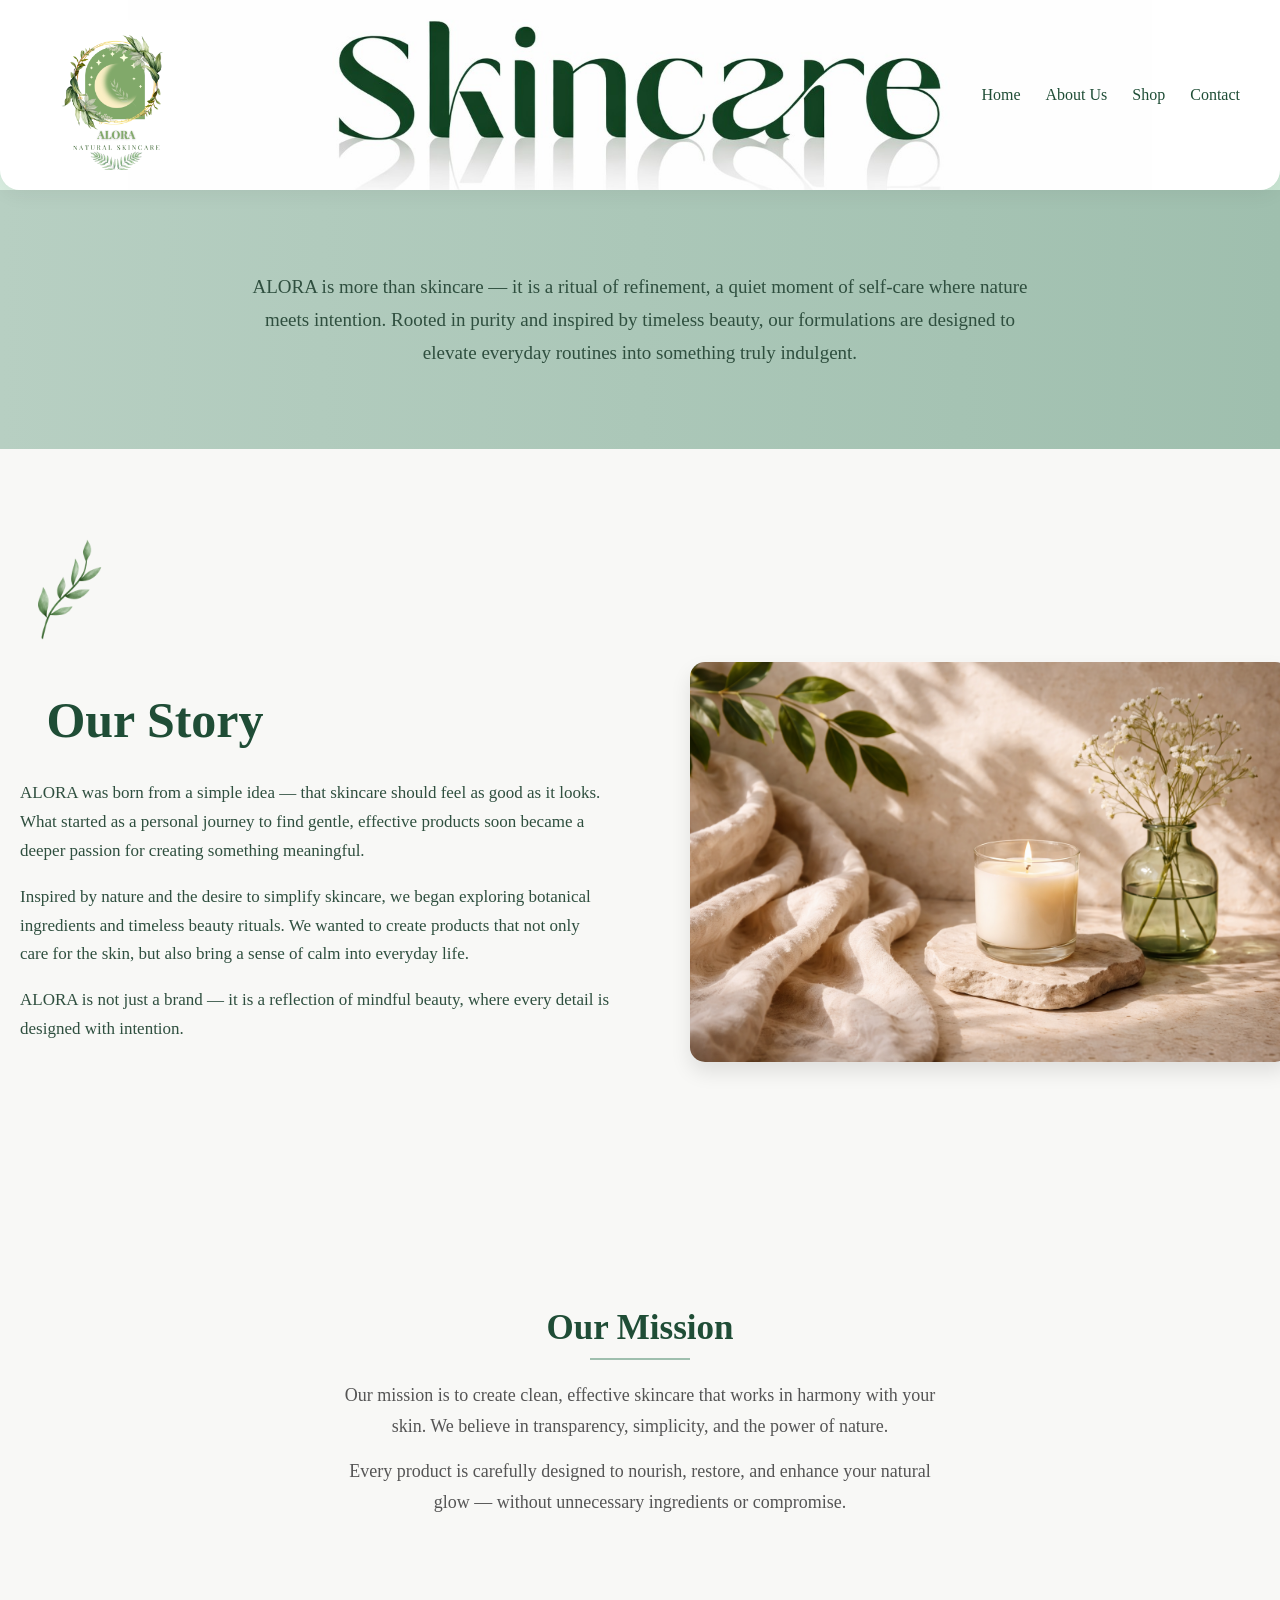
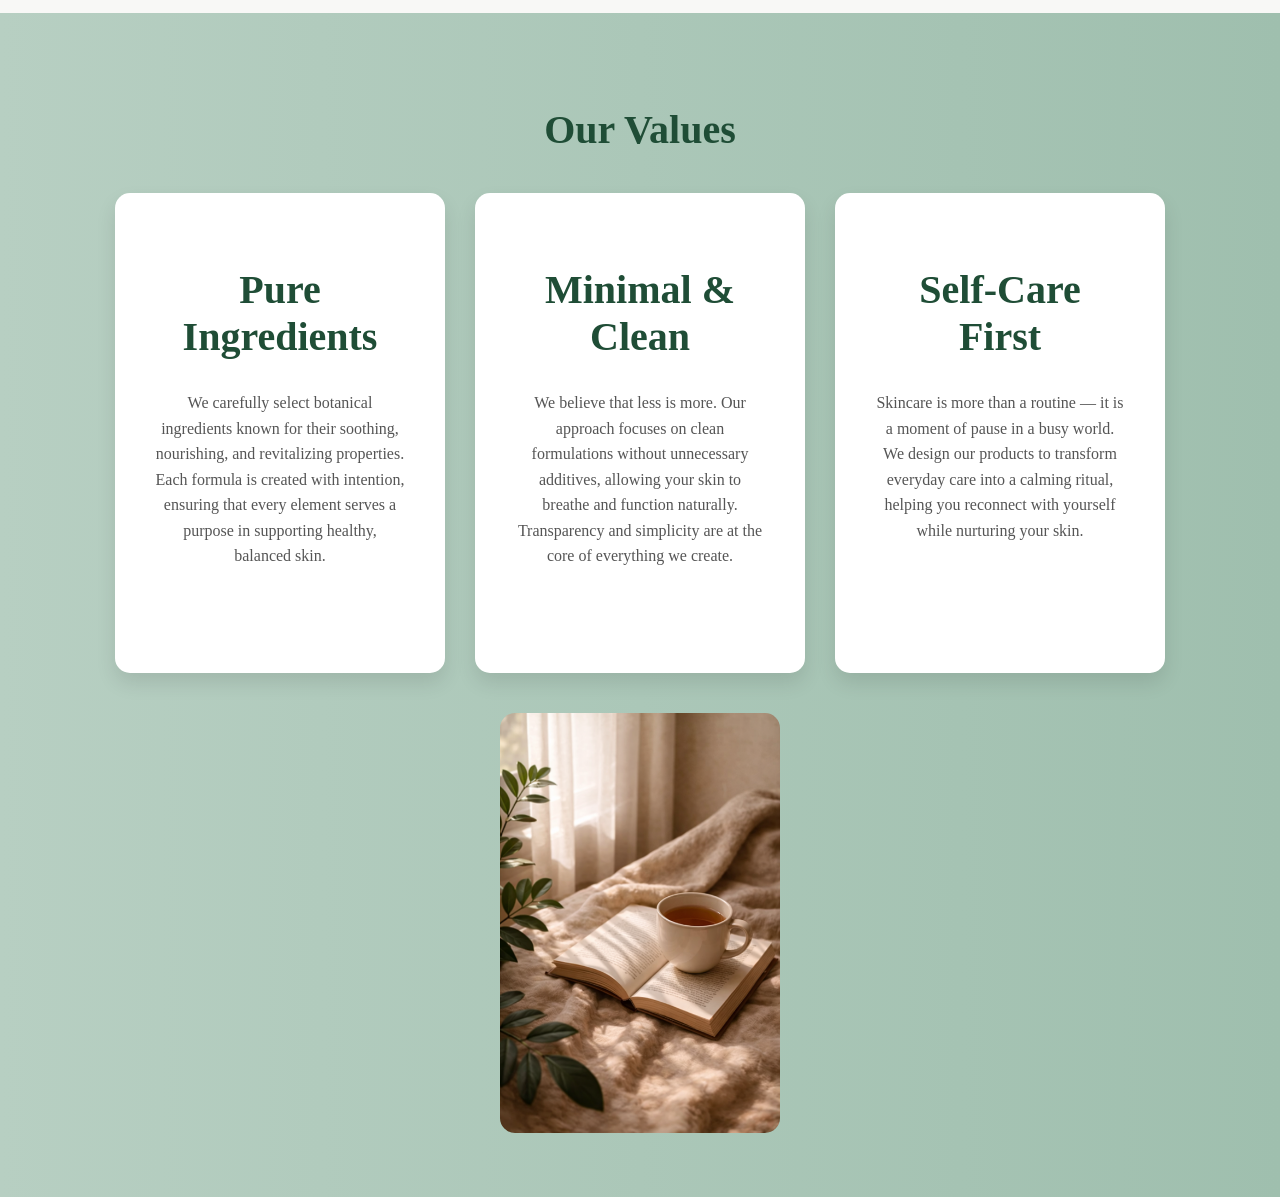
<file: alora-website/about.html>
<!DOCTYPE html>
<html lang="en">
<head>
    <meta charset="UTF-8">
    <link rel="stylesheet" href="style.css">
    <title>About ALORA</title>
</head>
<body>
<nav>
    <img src="imagess/logo.jpg" class="logo">
    <ul>
        <li><a href="index.html">Home</a></li>
        <li><a href="about.html">About Us</a></li>
        <li><a href="shop.html">Shop</a></li>
        <li><a href="contact.html">Contact</a></li>
    </ul>
</nav>
<section class="about-hero">
    <p>
        ALORA is more than skincare — it is a ritual of refinement, a quiet moment
        of self-care where nature meets intention. Rooted in purity and inspired by
        timeless beauty, our formulations are designed to elevate everyday routines
        into something truly indulgent.
    </p>
</section>
<section class="about-story">
    <div class="story">
      <div class="about-text-story">
          <img src="imagess/leaf.png" class="story-icon">
        <h1>Our Story</h1>

        <p>
          ALORA was born from a simple idea — that skincare should feel as good as it looks.
          What started as a personal journey to find gentle, effective products soon became
          a deeper passion for creating something meaningful.
         </p>

         <p>
           Inspired by nature and the desire to simplify skincare, we began exploring
           botanical ingredients and timeless beauty rituals. We wanted to create products
           that not only care for the skin, but also bring a sense of calm into everyday life.
         </p>

         <p>
            ALORA is not just a brand — it is a reflection of mindful beauty,
            where every detail is designed with intention.
          </p>
      </div>
          <div class="about-image1">
             <img src="imagess/about1.png">
          </div>
    </div>

</section>
<section class="about-mission">
    <h2>Our Mission</h2>

    <p>
        Our mission is to create clean, effective skincare that works in harmony with your skin.
        We believe in transparency, simplicity, and the power of nature.
    </p>

    <p>
        Every product is carefully designed to nourish, restore, and enhance your natural glow
        — without unnecessary ingredients or compromise.
    </p>
</section>
<section class="about-values">
    <h2>Our Values</h2>
    <div class="values-container">
        <div class="values-cards">
          <div class="value">
            <h2>Pure Ingredients</h2>
            <p>
                We carefully select botanical ingredients known for their soothing,
                nourishing, and revitalizing properties. Each formula is created with
                intention, ensuring that every element serves a purpose in supporting
                healthy, balanced skin.
            </p>
          </div>

          <div class="value">
            <h2>Minimal & Clean</h2>
            <p>
                We believe that less is more. Our approach focuses on clean formulations
                without unnecessary additives, allowing your skin to breathe and function
                naturally. Transparency and simplicity are at the core of everything we create.
            </p>
          </div>

          <div class="value">
            <h2> Self-Care First</h2>
            <p>
                Skincare is more than a routine — it is a moment of pause in a busy world.
                We design our products to transform everyday care into a calming ritual,
                helping you reconnect with yourself while nurturing your skin.
            </p>
          </div>
        </div>

        <div class="about-bottom-image">
            <img src="imagess/about2.png">
        </div>

    </div>
</section>
</body>
</html>
</file>
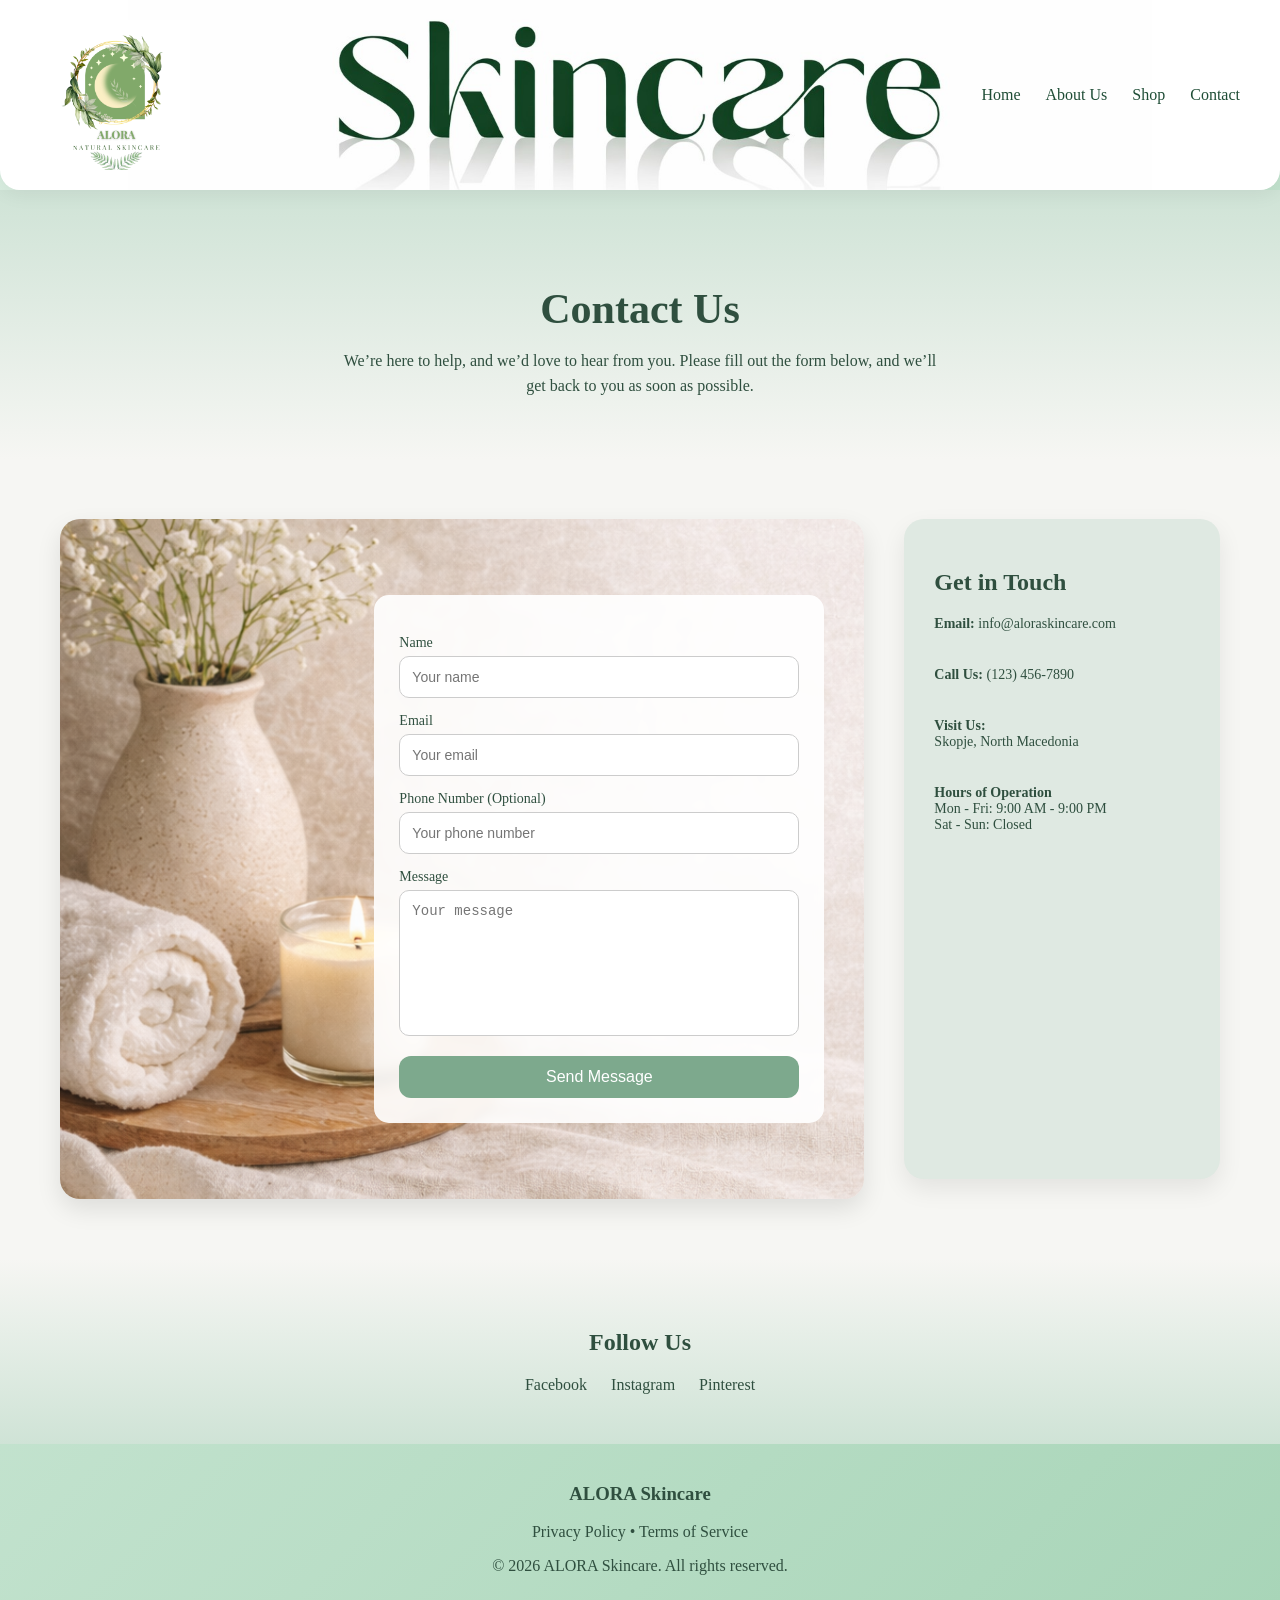
<file: alora-website/contact.html>
<!DOCTYPE html>
<html lang="en">
<head>
    <meta charset="UTF-8">
    <meta name="viewport" content="width=device-width, initial-scale=1.0">
    <title>Contact | ALORA</title>
    <link rel="stylesheet" href="style.css">
</head>
<body>

<nav>
    <img src="imagess/logo.jpg" class="logo">
    <ul>
        <li><a href="index.html">Home</a></li>
        <li><a href="about.html">About Us</a></li>
        <li><a href="shop.html">Shop</a></li>
        <li><a href="contact.html">Contact</a></li>
    </ul>
</nav>

<!-- HERO SECTION -->
<section class="contact-hero">
    <h1>Contact Us</h1>
    <p>
        We’re here to help, and we’d love to hear from you.
        Please fill out the form below, and we’ll get back to you as soon as possible.
    </p>
</section>


<section class="contact-container">

    <!-- LEFT (FORM + IMAGE) -->
    <div class="contact-form-wrapper">
        <div class="contact-form">
            <form>
                <label>Name</label>
                <input type="text" placeholder="Your name">

                <label>Email</label>
                <input type="email" placeholder="Your email">

                <label>Phone Number (Optional)</label>
                <input type="text" placeholder="Your phone number">

                <label>Message</label>
                <textarea placeholder="Your message"></textarea>

                <button type="submit">Send Message</button>
            </form>
        </div>
    </div>

    <!-- RIGHT (INFO) -->
    <div class="contact-info">

        <h2>Get in Touch</h2>

        <div class="info-item">
            <p><strong>Email:</strong> info@aloraskincare.com</p>
        </div>

        <div class="info-item">
            <p><strong>Call Us:</strong> (123) 456-7890</p>
        </div>

        <div class="info-item">
            <p><strong>Visit Us:</strong><br>
                Skopje, North Macedonia</p>
        </div>

        <div class="info-item">
            <p><strong>Hours of Operation</strong><br>
                Mon - Fri: 9:00 AM - 9:00 PM<br>
                Sat - Sun: Closed</p>
        </div>

        <div class="map">
            <iframe
                    src="https://www.google.com/maps?q=Skopje&output=embed"
                    width="100%"
                    height="200"
                    style="border:0;"
                    loading="lazy">
            </iframe>
        </div>

    </div>

</section>

<!-- FOLLOW US -->
<section class="follow">
    <h2>Follow Us</h2>
    <div class="socials">
        <span>Facebook</span>
        <span>Instagram</span>
        <span>Pinterest</span>
    </div>
</section>

<!-- FOOTER -->
<footer>
    <h3>ALORA Skincare</h3>
    <p>Privacy Policy • Terms of Service</p>
    <p>© 2026 ALORA Skincare. All rights reserved.</p>
</footer>

</body>
</html>
</file>
<file: alora-website/style.css>
body{
    margin:0;
    font-family:Georgia,serif;
    color:#2f4f3f;
    background:linear-gradient(135deg,#dcefe3,#a8d5b8);
}

nav{
    display:flex;
    justify-content:space-between;
    align-items:center;
    padding:20px 40px;
    backdrop-filter: blur(10px);
    box-shadow: 0 5px 20px rgba(0,0,0,0.05);
    border-radius: 0 0 20px 20px;
    background-image: url("imagess/bg-nav.jpg");
    background-size: 80%;
    background-repeat: no-repeat;
    background-position: center;
    background-color: white;
}

nav ul{
    display:flex;
    gap:25px;
    list-style:none
}
nav li a{
    text-decoration: none;
    color: #1f4d36;
}
nav img{
    height:150px
}

.hero{
    height:80vh;
    display:flex;
    flex-direction:column;
    justify-content:center;
    align-items:center;
    color:white;
    text-align:center
}
.hero-text {
    max-width: 800px;
    margin: 100px auto;
    text-align: center;
    line-height: 1.8;
    color: #2f4f3f;
    padding: 0 20px;
}

.hero-text p {
    font-family: 'Poppins', sans-serif;
    font-size: 16px;
    margin-bottom: 20px;
}
.hero-text h1 {
    font-family: 'Times New Roman', sans-serif;
    margin-top: 40px;
}
.bg-bg {
    display: flex;
    justify-content: space-between;
    align-items: center;
    /*gap: 10px;*/
}

.hero-image img {
    height:auto;
    width: 400px;
    margin-left: 200px;
    border-radius: 10px;
    box-shadow: 0 10px 25px rgba(0,0,0,0.1);
}

.login-box {
    width: 280px;
    margin-right:200px;
    margin-top: -30px;
    gap: 20px;
}

.login-box {
    background: rgba(255,255,255,0.6);
    backdrop-filter: blur(10px);
    padding: 30px;
    border-radius: 20px;
    width: 400px;
}

.login-box h2 {
    font-size: 22px;
    margin-bottom: 10px;
    color: #2e5f4d;
}

.login-box p {
    font-size: 14px;
    margin-bottom: 20px;
    color: #555;
}
.first-name{
    width: 220px;
    height: 25px;
    border-radius: 10px;
    border: 2px solid #2f6f5a;
    padding: 12px;
    margin-bottom: 15px;
    font-family: 'Allura', cursive;
}

.last-name{
    width: 220px;
    height: 25px;
    border-radius: 10px;
    border: 2px solid #2f6f5a;
    padding: 12px;
    margin-bottom: 15px;
    font-family: 'Allura', cursive;
}
.email{
    width:350px;
    height: 25px;
    border-radius: 10px;
    border: 2px solid #2f6f5a;
    padding: 12px;
    margin-bottom: 15px;
    font-family: 'Allura', cursive;
}

.bg-bg button{
    width: 150px;
    height: 50px;
    border-radius: 10px;
    font-family: 'Allura', cursive;
    border: 2px solid #2f6f5a;
    background-color:#A8D5B8FF;
    color: darkgreen;
}
.bg-bg button:hover{
    background:#3f7a5c;
    transform:scale(1.05);
}
/*New Products*/
section{
    padding:60px 40px;
}
section h1 {
    text-align: center;
    margin-bottom: 40px;
    font-size: 32px;
}

.new-products{
    display:flex;
    gap:30px;
    justify-content:center
}
.new-card {
    background: white;
    padding: 40px 30px;
    border-radius: 20px;
    width: 400px;
    text-align: center;

    box-shadow: 0 15px 30px rgba(0,0,0,0.1);
    transition: 0.3s;
}

.new-card:hover {
    transform: translateY(-5px);
}
.new-card img{
    width:100%;
    height:500px;
    object-fit:contain;
}
.desc{
    line-height: 25px;
}
/* INSTAGRAM */
.instagram{
    display:flex;
    gap:20px;
    justify-content:center;
    flex-wrap:wrap;
}
.instagram img{
    width:370px;
    height:520px;
    object-fit:cover;
    border-radius:20px;
}

footer{text-align:center;
    padding:20px;
}
/* REVIEWS*/
.testimonials {
    text-align: center;
    padding: 80px 20px;
    background: linear-gradient(to bottom, #f6f6f3, #cfe3d6);
}

.testimonials h2 {
    font-size: 32px;
    margin-bottom: 10px;
}

.testimonials .subtitle {
    font-size: 14px;
    color: #555;
    margin-bottom: 50px;
}

/* CARDS WRAPPER */
.testimonial-cards {
    display: flex;
    justify-content: center;
    gap: 30px;
    flex-wrap: wrap;
}

/* SINGLE CARD */
.testimonial-card {
    background: white;
    padding: 25px;
    border-radius: 20px;
    width: 260px;
    box-shadow: 0 10px 25px rgba(0,0,0,0.08);
    text-align: center;
    transition: 0.3s;
}

/* HOVER EFFECT */
.testimonial-card:hover {
    transform: translateY(-5px);
}

/* IMAGE */
.testimonial-card img {
    width: 70px;
    height: 70px;
    border-radius: 50%;
    object-fit: cover;
    margin-bottom: 10px;
    border: 3px solid #dfe9e2;
}

/* NAME */
.testimonial-card h3 {
    font-size: 16px;
    margin: 5px 0;
}

/* STARS */
.testimonial-card .stars {
    color: #f5b50a;
    font-size: 14px;
    margin-bottom: 10px;
}

/* REVIEW TEXT */
.testimonial-card .review {
    font-size: 13px;
    color: #555;
    line-height: 1.5;
}

/*ABOUT US*/
.about-hero {
    background: linear-gradient(to right, #b7cfc2, #9fbfae);
    padding: 80px 20px;
    text-align: center;
}

.about-hero p {
    max-width: 800px;
    margin: auto;
    font-size: 19px;
    line-height: 33px;
    color: #2f4f3f;
}
/* VALUES SECTION */
.about-values {
    background: linear-gradient(to right, #b7cfc2, #9fbfae);
    padding: 60px 20px;
    text-align: center;
}

.about-values h2 {
    font-family: 'Playfair Display', serif;
    margin-bottom: 30px;
    color: #1f4d36;
    font-size: 40px;
}

/* WRAPPER */
.values-container {
    display: flex;
    align-items: center;
    justify-content: center;
    gap: 40px;
    margin-top: 40px;
    flex-wrap: wrap;
}

/* CARDS */
.values-cards {
    display: flex;
    gap: 30px;
    flex-wrap: wrap;
}

.value {
    background: white;
    padding: 40px;
    height: 400px;
    border-radius: 15px;
    max-width: 250px;
    box-shadow: 0 10px 20px rgba(0,0,0,0.1);
    text-align: center;
}

.value h3 {
    margin-bottom: 10px;
    color: #1f4d36;
    font-size: 19px;
}

.value p {
    font-size: 16px;
    line-height: 1.6;
    color: #555;
}

.value:hover {
    transform: translateY(-5px);
    transition: 0.3s;
}
.about-bottom-image img {
    width: 280px;
    border-radius: 15px;
}

/*STORY*/
.story {
    display: flex;
    align-items: center;
    justify-content: center;
    gap: 80px;
    max-width: 1000px;
    margin: 80px auto;
    padding: 0 20px;
}

.about-text-story {
    flex: 1;
    margin-left: -120px;
}

.about-text-story h1 {
    font-family: 'Playfair Display', serif;
    color: #1f4d36;
    margin-bottom: 30px;
    font-size: 50px;
    margin-right: 320px;
}

.about-text-story p {
    line-height: 1.7;
    margin-bottom: 15px;
    color: #2f4f3f;
    font-size: 17px;
}

.about-image1 img {
    width: 600px;
    border-radius: 15px;
    margin-right: -150px;
    box-shadow: 0 10px 20px rgba(0,0,0,0.1);
    margin-bottom: -80px;
}

.about-story{
    background: #f8f8f6;
}

.story-icon {
    width: 90px;
    margin-top: -56px;
}
/*MISSION*/
.about-mission {
    text-align: center;
    padding: 80px 20px;
    background: #f8f8f6;
}

.about-mission h2 {
    font-family: 'Playfair Display', serif;
    color: #1f4d36;
    font-size: 35px;
    margin-bottom: 10px;
    position: relative;
}

.about-mission h2::after {
    content: "";
    width: 100px;
    height: 2px;
    background-color: #9fbfae;
    display: block;
    margin: 10px auto 20px;
}

.about-mission p {
    max-width: 600px;
    margin: 0 auto 15px;
    line-height: 1.7;
    color: #555;
    font-size: 18px;
}

/*CONTACT PAGE*/
/* HERO */
.contact-hero {
    text-align: center;
    padding: 60px 20px;
    background: linear-gradient(to bottom, #cfe3d6, #f6f6f3);
}

.contact-hero h1 {
    font-size: 42px;
    margin-bottom: 15px;
}

.contact-hero p {
    max-width: 600px;
    margin: auto;
    font-size: 16px;
    line-height: 1.6;
}

/* MAIN CONTAINER */
.contact-container {
    display: flex;
    gap: 40px;
    padding: 60px;
    justify-content: center;
    align-items: flex-start;
    background: #f6f6f3;
}

/* FORM CARD */
.contact-form-wrapper {
    background: url("imagess/contact-img.png") no-repeat left center;
    background-size: 120%;
    padding: 40px;
    border-radius: 20px;
    width: 850px;
    height: 600px;
    box-shadow: 0 10px 25px rgba(0,0,0,0.1);

    display: flex;
    justify-content: flex-end;
    align-items: center;
}
.contact-form {
    background: rgba(255, 255, 255, 0.9);
    padding: 25px;
    border-radius: 15px;
    width: 400px;
    backdrop-filter: blur(4px);
}

.contact-form form {
    display: flex;
    flex-direction: column;
}

.contact-form label {
    margin-top: 15px;
    margin-bottom: 5px;
    font-size: 14px;
}

.contact-form input,
.contact-form textarea {
    padding: 12px;
    border-radius: 10px;
    border: 1px solid #ccc;
    outline: none;
    font-size: 14px;
}

.contact-form textarea {
    min-height: 120px;
    resize: none;
}

/* BUTTON */
.contact-form button {
    margin-top: 20px;
    padding: 12px;
    border: none;
    border-radius: 12px;
    background: #7da98d;
    color: white;
    font-size: 16px;
    cursor: pointer;
    transition: 0.3s;
}

.contact-form button:hover {
    background: #5f8d74;
}

/* RIGHT CARD */
.contact-info {
    background: #dfe9e2;
    padding: 30px;
    border-radius: 20px;
    width: 300px;
    height: 600px;
    box-shadow: 0 10px 25px rgba(0,0,0,0.08);
}

.contact-info h2 {
    margin-bottom: 20px;
}

/* INFO ITEMS */
.info-item {
    margin-bottom: 35px;
    font-size: 14px;
}

/* MAP */
.map iframe {
    margin-top: 15px;
    border-radius: 15px;
}

/* FOLLOW SECTION */
.follow {
    text-align: center;
    padding: 50px 20px;
    background: linear-gradient(to top, #cfe3d6, #f6f6f3);
}
.follow h2 {
    margin-bottom: 20px;
}
.socials span {
    margin: 0 10px;
    cursor: pointer;
}

/*SHOP*/

.shop h2{
    font-size: 40px;
    text-align: center;
}
.shop-subtitle{
    font-size: 20px;
    text-align: center;
}
.product-grid {
    display: grid;
    grid-template-columns: repeat(3, 1fr);
    gap: 40px;
    max-width: 1200px;
    margin: 40px auto;
}

.product-card {
    background: white;
    padding: 20px;
    border-radius: 20px;
    text-align: center;
    box-shadow: 0 10px 25px rgba(0,0,0,0.08);
    transition: 0.3s;
    height: 470px;
}
.trio-img{
    transform: scale(1.5);
    margin-top: 10px;
}
.product-card img {
    width:100%;
    height: 320px;
    object-fit: contain;
}

.product-card h3 {
    margin: 20px 0;
    font-size: 21px;
}

.product-card p {
    margin-bottom: 20px;
    font-size: 20px;
}

.product-card button {
    background: #7da98d;
    color: white;
    border: none;
    padding: 10px 15px;
    border-radius: 10px;
    cursor: pointer;
}

/* HIDE PAGE */
.hidden {
    display: none;
}

/* PAGINATION */
.pagination {
    text-align: center;
    margin-top: 20px;
}

.pagination button {
    background: #e0e0e0;
    border: none;
    padding: 10px 15px;
    margin: 5px;
    border-radius: 8px;
    cursor: pointer;
}

.pagination .active {
    background: #7da98d;
    color: white;
}
</file>
